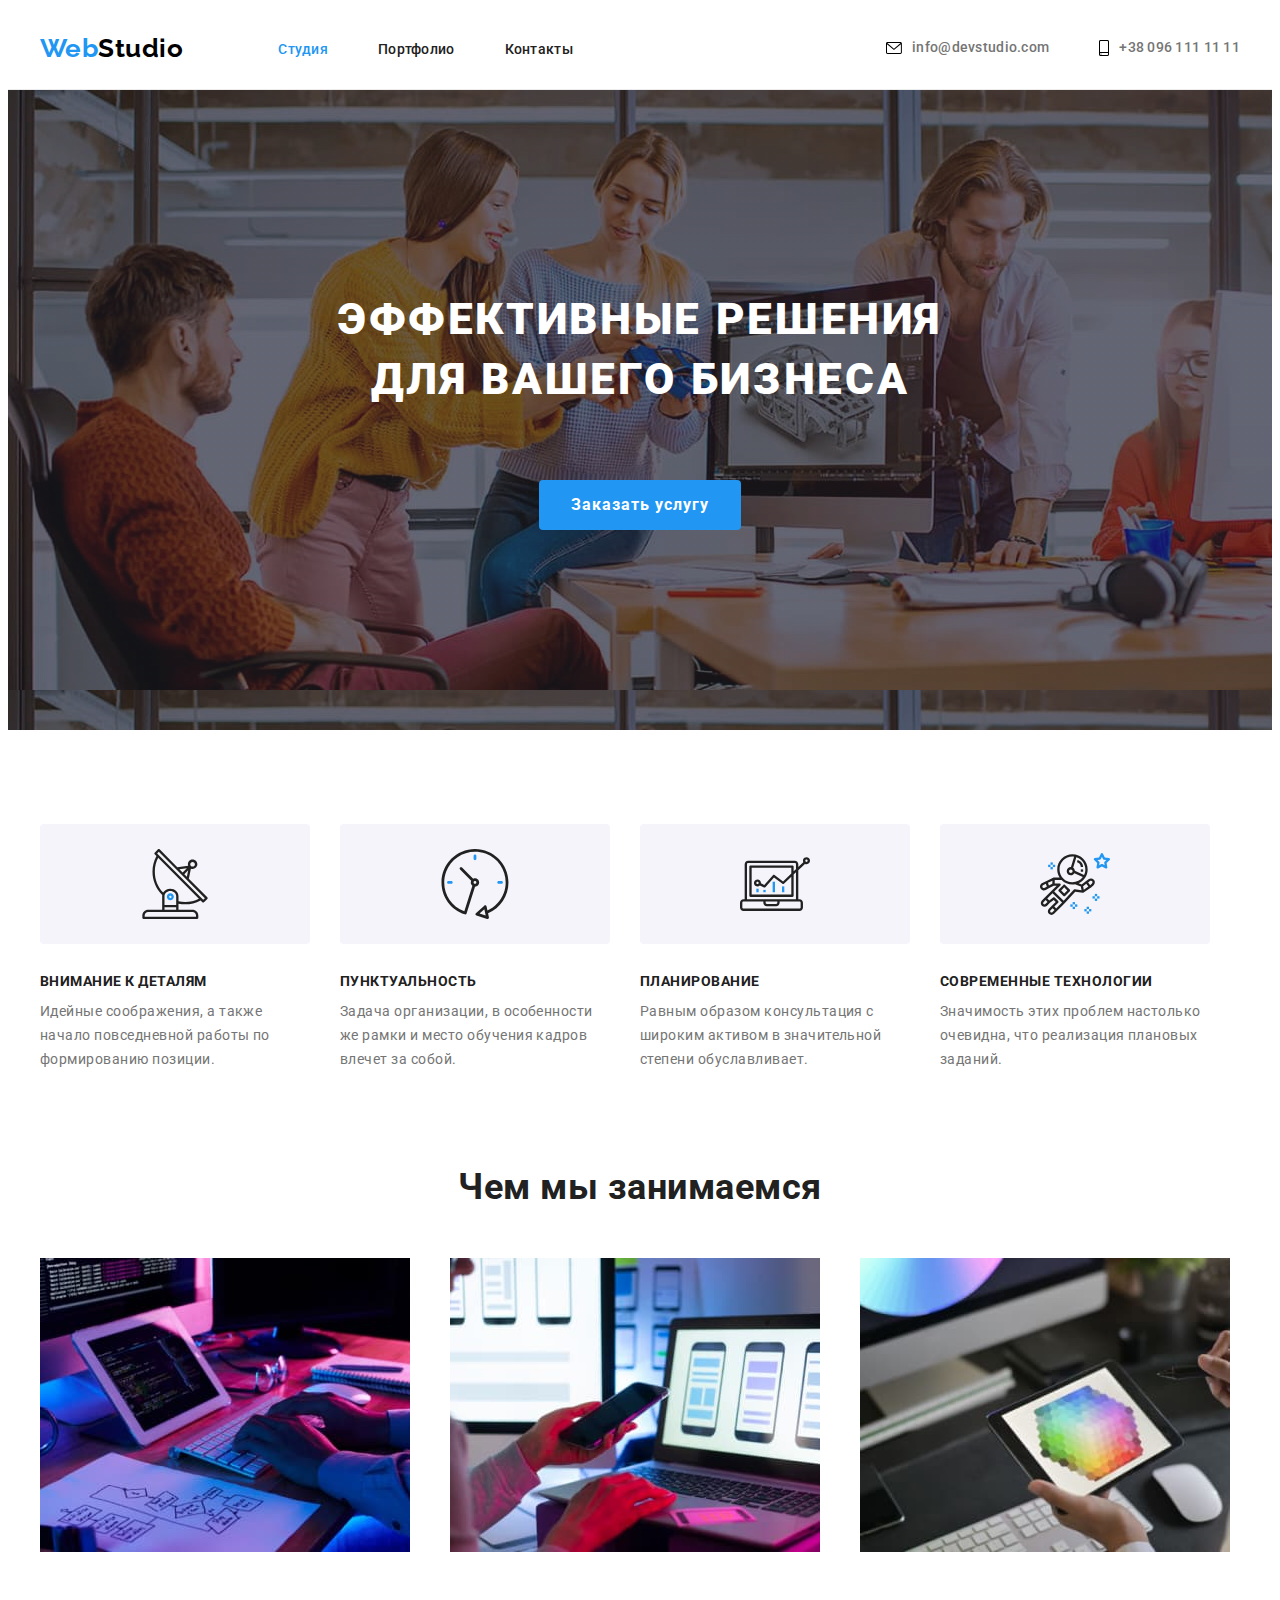
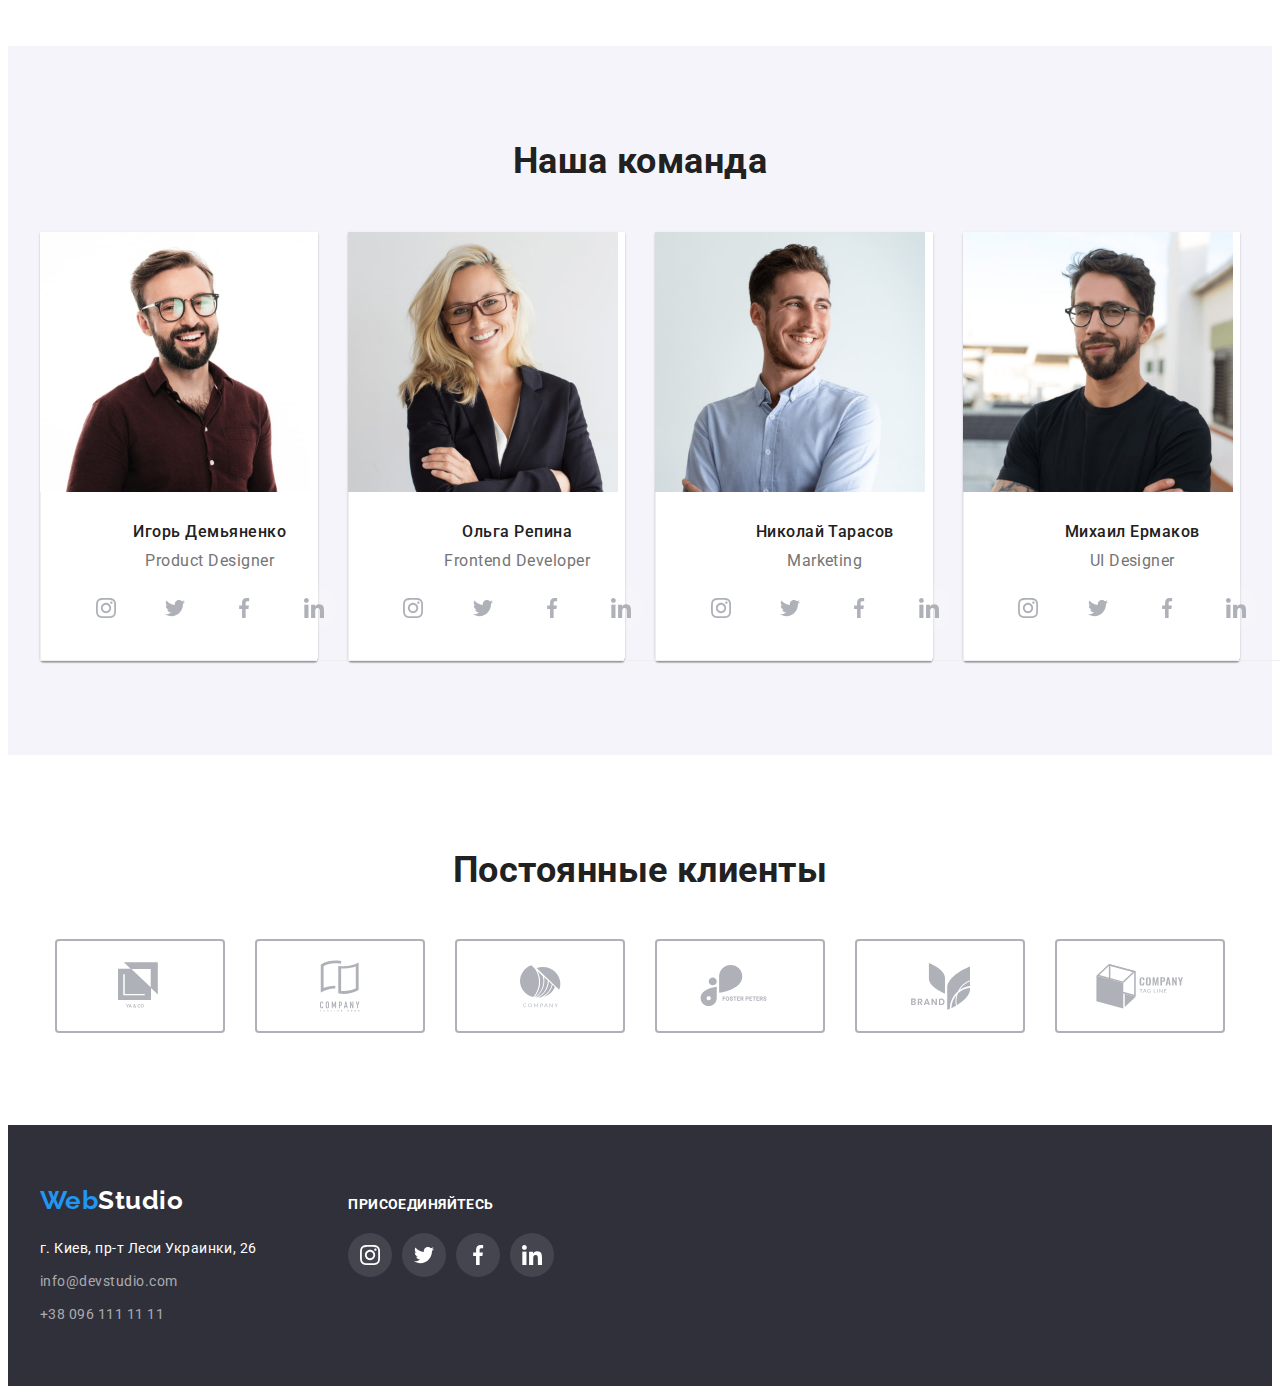
<file: index.html>
<!DOCTYPE html>
<html lang="ru">
  <head>
    <meta charset="UTF-8" />
    <meta http-equiv="X-UA-Compatible" content="IE=edge" />
    <meta name="viewport" content="width=device-width, initial-scale=1.0" />
    <title>Студия</title>
    <link
      rel="stylesheet"
      href="https://cdnjs.cloudflare.com/ajax/libs/modern-normalize/1.0.0/modern-normalize.min.css"
      integrity="sha512-ISS7cAi1PEhQ8jnbJpJZMd29NlhNj4AWYyLOSp2CE/CsHxTCu+r+t0D2yoJudVrd0/8fTVPUVDzY5Tvli75u/g=="
      crossorigin="anonymous"
    />
    <link rel="preconnect" href="https://fonts.gstatic.com" />
    <link
      href="https://fonts.googleapis.com/css2?family=Raleway:wght@700&family=Roboto:wght@400;500;700;900&display=swap"
      rel="stylesheet"
    />
    <link rel="stylesheet" href="./css/styles.css" />
  </head>
  <body>
    <!-- HEADER -->
    <header class="header">
      <div class="container">
        <nav class="navigation">
          <a href="./" lang="en" class="logo logo-dark link-nonstyle">
            <span class="logo-decor">Web</span>Studio
          </a>
          <ul class="list-nonstyle navigation-list">
            <li class="navigation-item">
              <a href="./" class="navigation-link link-nonstyle active-link"
                >Студия
              </a>
            </li>
            <li class="navigation-item">
              <a href="./portfolio.html" class="navigation-link link-nonstyle"
                >Портфолио
              </a>
            </li>
            <li class="navigation-item">
              <a href="" class="navigation-link link-nonstyle">Контакты</a>
            </li>
          </ul>
        </nav>
        <ul class="list-nonstyle navigation-list contact">
          <li class="contact-item">
            <a
              href="mailto:info@devstudio.com"
              class="contact-header link-nonstyle"
            >
              <svg class="icon-mail">
                <use href="./images/icons.svg#envelope"></use>
              </svg>
              info@devstudio.com
            </a>
          </li>
          <li>
            <a href="tel:+380961111111" class="contact-header link-nonstyle">
              <svg class="icon-tell">
                <use href="./images/icons.svg#smartphone"></use>
              </svg>
              +38 096 111 11 11
            </a>
          </li>
        </ul>
      </div>
    </header>

    <main class="page">
      <!-- HERO -->
      <section class="hero section-hero">
        <div class="container">
          <h1 class="hero-title">Эффективные решения для вашего бизнеса</h1>
          <button type="button" class="btn-hero">Заказать услугу</button>
        </div>
      </section>

      <!--ADVANTAGE SECTION-->
      <section class="section-advantage">
        <div class="container">
          <h2 class="visually-hidden">Преимущества</h2>
          <ul class="list-nonstyle advantage-list">
            <li class="advantage-item">
              <div class="element">
                <svg class="advantage-icon" width="70px" height="70px">
                  <use href="./images/icons.svg#antenna"></use>
                </svg>
              </div>
              <h3 class="advantage-title">Внимание к деталям</h3>
              <p class="advantage-rubric">
                Идейные соображения, а также начало повседневной работы по
                формированию позиции.
              </p>
            </li>
            <li class="advantage-item">
              <div class="element">
                <svg class="advantage-icon" width="70px" height="70px">
                  <use href="./images/icons.svg#clock"></use>
                </svg>
              </div>
              <h3 class="advantage-title">Пунктуальность</h3>
              <p class="advantage-rubric">
                Задача организации, в особенности же рамки и место обучения
                кадров влечет за собой.
              </p>
            </li>
            <li class="advantage-item">
              <div class="element">
                <svg class="advantage-icon" width="70px" height="70px">
                  <use href="./images/icons.svg#diagram"></use>
                </svg>
              </div>
              <h3 class="advantage-title">Планирование</h3>
              <p class="advantage-rubric">
                Равным образом консультация с широким активом в значительной
                степени обуславливает.
              </p>
            </li>
            <li class="advantage-item">
              <div class="element">
                <svg class="advantage-icon" width="70px" height="70px">
                  <use href="./images/icons.svg#astronaut"></use>
                </svg>
              </div>
              <h3 class="advantage-title">Современные технологии</h3>
              <p class="advantage-rubric">
                Значимость этих проблем настолько очевидна, что реализация
                плановых заданий.
              </p>
            </li>
          </ul>
        </div>
      </section>
      <!-- END ADVANTAGE SECTION-->

      <!--PASSION SECTION-->
      <section class="section">
        <div class="container">
          <h3 class="sections-title">Чем мы занимаемся</h3>
          <ul class="list-nonstyle passion-list">
            <li class="passion-item">
              <img
                src="./images/markup.jpg"
                alt="выполняет работу за клавиатурой"
                width="370"
              />
            </li>
            <li class="passion-item">
              <img
                src="./images/design.jpg"
                alt="Просматривают макеты на телефоне"
                width="370"
              />
            </li>
            <li class="passion-item">
              <img
                src="./images/palette.jpg"
                alt="цветовой спектр в виде сот на планшете"
                width="370"
              />
            </li>
          </ul>
        </div>
      </section>
      <!--END PASSION SECTION-->

      <!--TEAM-->
      <section class="team section-team">
        <div class="container">
          <h2 class="team-title sections-title">Наша команда</h2>
          <ul class="list-nonstyle team-list">
            <li class="team-item">
              <img
                src="./images/igor.jpg"
                alt="Игорь Демьяненко"
                width="270"
                height="260"
              />
              <div class="team-inner">
                <h3 class="team-name">Игорь Демьяненко</h3>
                <p lang="en" class="team-function">Product Designer</p>
                <!--ссылки на социальные сети -->
                <ul class="social-list list-nonstyle">
                  <li>
                    <a href="" class="social-link link-nonstyle">
                      <svg class="team-icon" width="20px" height="20px">
                        <use href="./images/icons.svg#instagram"></use>
                      </svg>
                    </a>
                  </li>
                  <li>
                    <a href="" class="social-link link-nonstyle">
                      <svg class="team-icon" width="20px" height="20px">
                        <use href="./images/icons.svg#twitter"></use>
                      </svg>
                    </a>
                  </li>
                  <li>
                    <a href="" class="social-link link-nonstyle">
                      <svg class="team-icon" width="20px" height="20px">
                        <use href="./images/icons.svg#facebook"></use>
                      </svg>
                    </a>
                  </li>
                  <li>
                    <a href="" class="social-link link-nonstyle">
                      <svg class="team-icon" width="20px" height="20px">
                        <use href="./images/icons.svg#linkedin"></use>
                      </svg>
                    </a>
                  </li>
                </ul>
              </div>
            </li>
            <li class="team-item">
              <img
                src="./images/olga.jpg"
                alt="Ольга Репина"
                width="270"
                height="260"
              />
              <div class="team-inner">
                <h3 class="team-name">Ольга Репина</h3>
                <p lang="en" class="team-function">Frontend Developer</p>
                <!--ссылки на социальные сети -->
                <ul class="social-list list-nonstyle">
                  <li>
                    <a href="" class="social-link link-nonstyle">
                      <svg class="team-icon" width="20px" height="20px">
                        <use href="./images/icons.svg#instagram"></use>
                      </svg>
                    </a>
                  </li>
                  <li>
                    <a href="" class="social-link link-nonstyle">
                      <svg class="team-icon" width="20px" height="20px">
                        <use href="./images/icons.svg#twitter"></use>
                      </svg>
                    </a>
                  </li>
                  <li>
                    <a href="" class="social-link link-nonstyle">
                      <svg class="team-icon" width="20px" height="20px">
                        <use href="./images/icons.svg#facebook"></use>
                      </svg>
                    </a>
                  </li>
                  <li>
                    <a href="" class="social-link link-nonstyle">
                      <svg class="team-icon" width="20px" height="20px">
                        <use href="./images/icons.svg#linkedin"></use>
                      </svg>
                    </a>
                  </li>
                </ul>
              </div>
            </li>
            <li class="team-item">
              <img
                src="./images/nikolay.jpg"
                alt="Николай Тарасов"
                width="270"
                height="260"
              />
              <div class="team-inner">
                <h3 class="team-name">Николай Тарасов</h3>
                <p lang="en" class="team-function">Marketing</p>
                <!--ссылки на социальные сети -->
                <ul class="social-list list-nonstyle">
                  <li>
                    <a href="" class="social-link link-nonstyle">
                      <svg class="team-icon" width="20px" height="20px">
                        <use href="./images/icons.svg#instagram"></use>
                      </svg>
                    </a>
                  </li>
                  <li>
                    <a href="" class="social-link link-nonstyle">
                      <svg class="team-icon" width="20px" height="20px">
                        <use href="./images/icons.svg#twitter"></use>
                      </svg>
                    </a>
                  </li>
                  <li>
                    <a href="" class="social-link link-nonstyle">
                      <svg class="team-icon" width="20px" height="20px">
                        <use href="./images/icons.svg#facebook"></use>
                      </svg>
                    </a>
                  </li>
                  <li>
                    <a href="" class="social-link link-nonstyle">
                      <svg class="team-icon" width="20px" height="20px">
                        <use href="./images/icons.svg#linkedin"></use>
                      </svg>
                    </a>
                  </li>
                </ul>
              </div>
            </li>
            <li class="team-item">
              <img
                src="./images/mikhail.jpg"
                alt="Михаил Ермаков"
                width="270"
                height="260"
              />
              <div class="team-inner">
                <h3 class="team-name">Михаил Ермаков</h3>
                <p lang="en" class="team-function">UI Designer</p>
                <!--ссылки на социальные сети -->
                <ul class="social-list list-nonstyle">
                  <li>
                    <a href="" class="social-link link-nonstyle">
                      <svg class="team-icon" width="20px" height="20px">
                        <use href="./images/icons.svg#instagram"></use>
                      </svg>
                    </a>
                  </li>
                  <li>
                    <a href="" class="social-link link-nonstyle">
                      <svg class="team-icon" width="20px" height="20px">
                        <use href="./images/icons.svg#twitter"></use>
                      </svg>
                    </a>
                  </li>
                  <li>
                    <a href="" class="social-link link-nonstyle">
                      <svg class="team-icon" width="20px" height="20px">
                        <use href="./images/icons.svg#facebook"></use>
                      </svg>
                    </a>
                  </li>
                  <li>
                    <a href="" class="social-link link-nonstyle">
                      <svg class="team-icon" width="20px" height="20px">
                        <use href="./images/icons.svg#linkedin"></use>
                      </svg>
                    </a>
                  </li>
                </ul>
              </div>
            </li>
          </ul>
        </div>
      </section>
      <!--END TEAM-->

      <!-- CLIENTS SECTION подготовил для всавок иконок -->
      <section class="section">
        <div class="container">
          <h2 class="sections-title">Постоянные клиенты</h2>
          <ul class="clients-list list-nonstyle">
            <li class="clients-item">
              <a href="" class="clients-link link-nonstyle">
                <svg class="client-icon" width="44px" height="49px">
                  <use href="./images/icons.svg#client_1"></use>
                </svg>
              </a>
            </li>
            <li class="clients-item">
              <a href="" class="clients-link link-nonstyle">
                <svg class="client-icon" width="40px" height="52px">
                  <use href="./images/icons.svg#client_2"></use>
                </svg>
              </a>
            </li>
            <li class="clients-item">
              <a href="" class="clients-link link-nonstyle">
                <svg class="client-icon" width="41px" height="43px">
                  <use href="./images/icons.svg#client_3"></use>
                </svg>
              </a>
            </li>
            <li class="clients-item">
              <a href="" class="clients-link link-nonstyle">
                <svg class="client-icon" width="80px" height="42px">
                  <use href="./images/icons.svg#client_4"></use>
                </svg>
              </a>
            </li>
            <li class="clients-item">
              <a href="" class="clients-link link-nonstyle">
                <svg class="client-icon" width="59px" height="47px">
                  <use href="./images/icons.svg#client_5"></use>
                </svg>
              </a>
            </li>
            <li class="clients-item">
              <a href="" class="clients-link link-nonstyle">
                <svg class="client-icon" width="88px" height="45px">
                  <use href="./images/icons.svg#client_6"></use>
                </svg>
              </a>
            </li>
          </ul>
        </div>
      </section>
      <!-- END CLIENTS SECTION -->
    </main>

    <footer class="footer section-footer">
      <div class="container footer-container">
        <address class="address">
          <a
            href="./"
            lang="en"
            class="logo footer-logo logo-light link-nonstyle"
          >
            <span class="logo-decor">Web</span>Studio</a
          >
          <!-- адрес и контакты -->
          <ul class="list-nonstyle footer-list">
            <li class="footer-item">
              <p class="footer-address">г. Киев, пр-т Леси Украинки, 26</p>
            </li>
            <li class="footer-item">
              <a
                href="mailto:info@devstudio.com"
                class="footer-link link-nonstyle"
                >info@devstudio.com</a
              >
            </li>
            <li class="footer-item">
              <a href="tel:+380961111111" class="footer-link link-nonstyle">
                +38 096 111 11 11</a
              >
            </li>
          </ul>
        </address>
        <div class="nav-footer-social">
          <!--ссылки на социальные сети -->
          <h2 class="social-title">Присоединяйтесь</h2>
          <ul class="footer-social-list list-nonstyle">
            <li class="footer-social-item">
              <a href="" class="social-link link-nonstyle">
                <svg class="footer-icon" width="20px" height="20px">
                  <use href="./images/icons.svg#instagram"></use>
                </svg>
              </a>
            </li>
            <li class="footer-social-item">
              <a href="" class="social-link link-nonstyle">
                <svg class="footer-icon" width="20px" height="20px">
                  <use href="./images/icons.svg#twitter"></use>
                </svg>
              </a>
            </li>
            <li class="footer-social-item">
              <a href="" class="social-link link-nonstyle">
                <svg class="footer-icon" width="20px" height="20px">
                  <use href="./images/icons.svg#facebook"></use>
                </svg>
              </a>
            </li>
            <li class="footer-social-item">
              <a href="" class="social-link link-nonstyle">
                <svg class="footer-icon" width="20px" height="20px">
                  <use href="./images/icons.svg#linkedin"></use>
                </svg>
              </a>
            </li>
          </ul>
        </div>
      </div>
    </footer>
  </body>
</html>
</file>
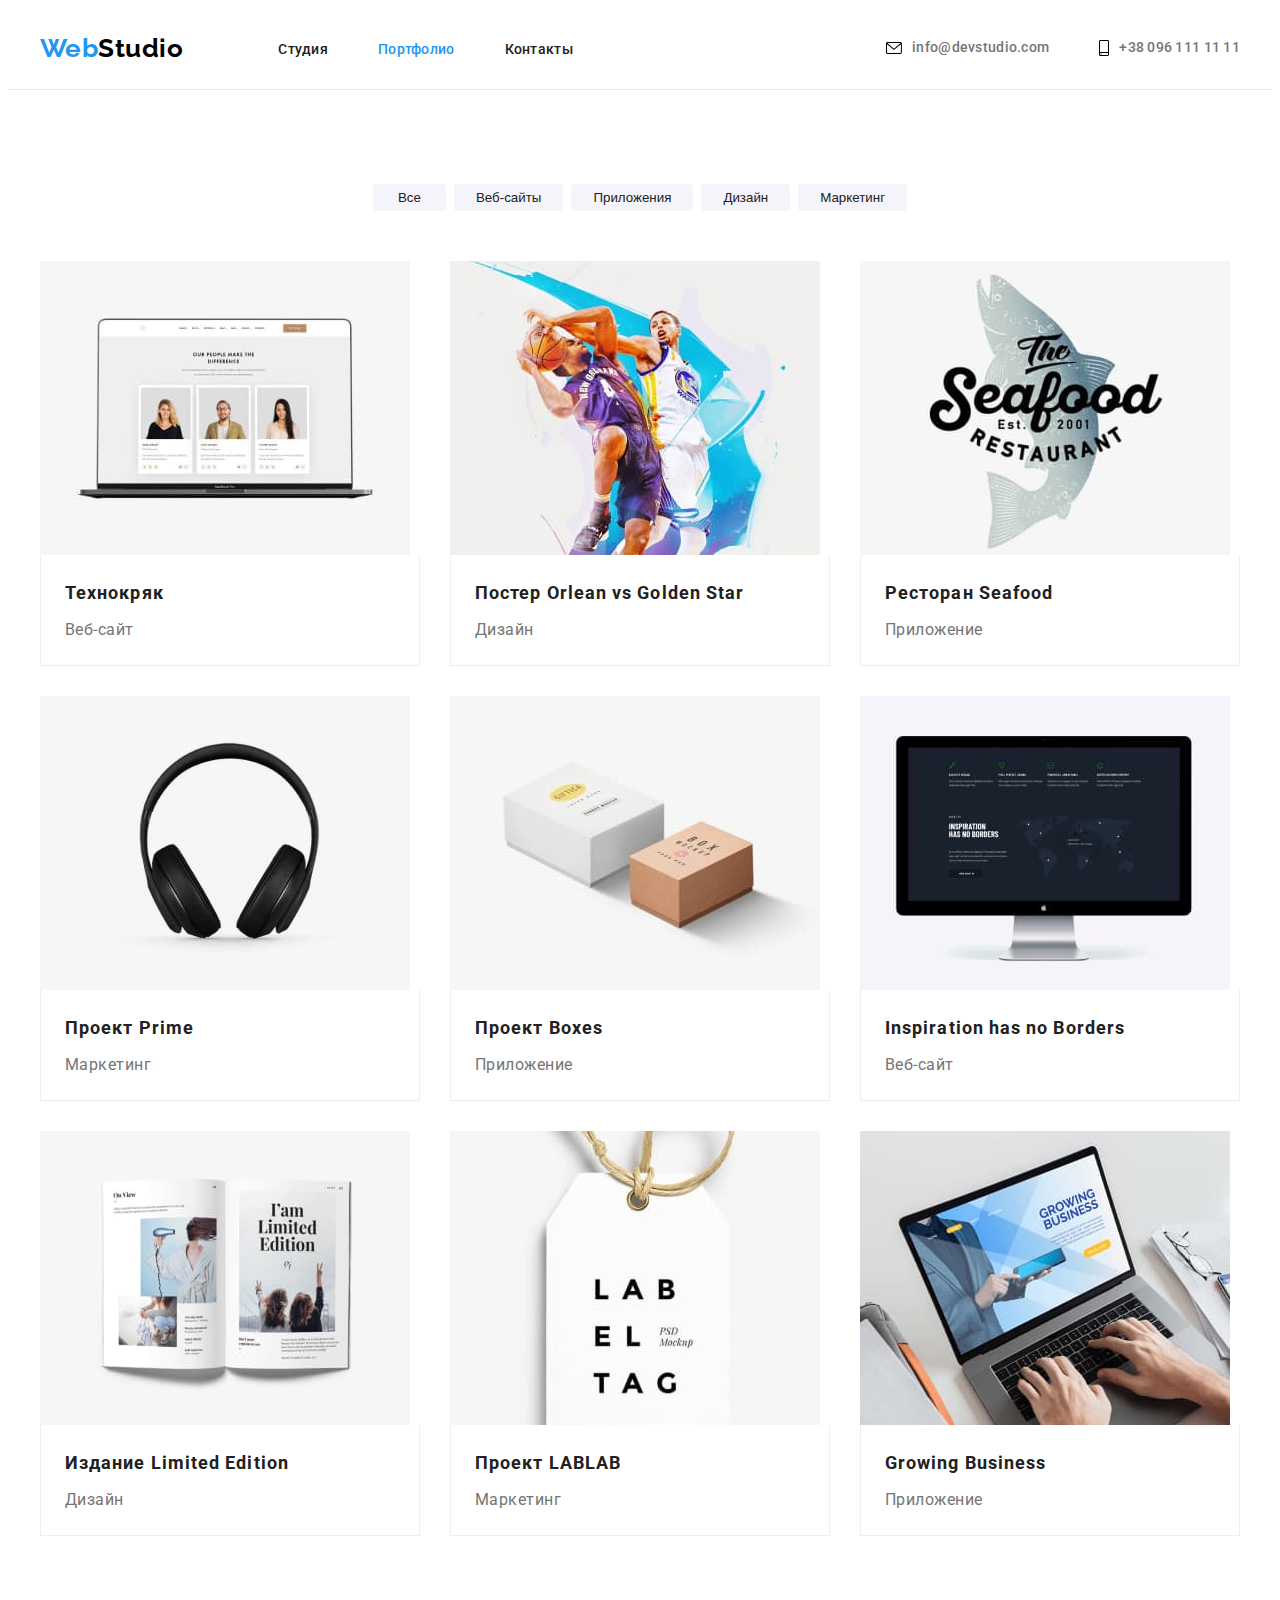
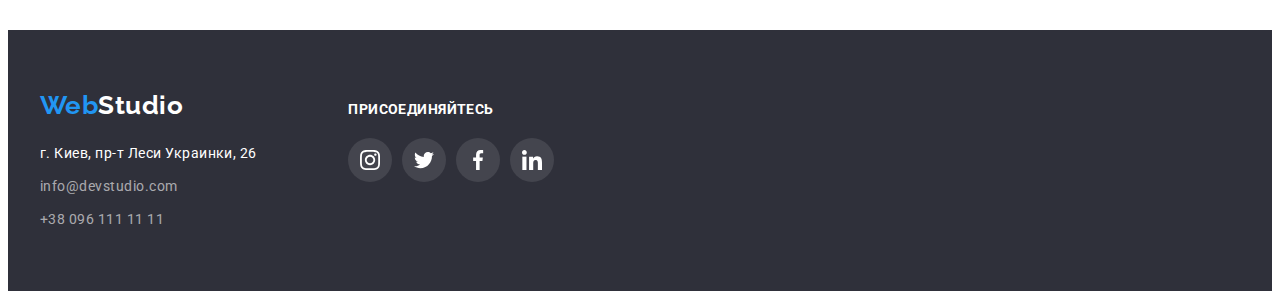
<file: portfolio.html>
<!DOCTYPE html>
<html lang="ru">
  <head>
    <meta charset="UTF-8" />
    <meta http-equiv="X-UA-Compatible" content="IE=edge" />
    <meta name="viewport" content="width=device-width, initial-scale=1.0" />
    <title>Портфолио</title>
    <link
      rel="stylesheet"
      href="https://cdnjs.cloudflare.com/ajax/libs/modern-normalize/1.0.0/modern-normalize.min.css"
      integrity="sha512-ISS7cAi1PEhQ8jnbJpJZMd29NlhNj4AWYyLOSp2CE/CsHxTCu+r+t0D2yoJudVrd0/8fTVPUVDzY5Tvli75u/g=="
      crossorigin="anonymous"
    />
    <link rel="preconnect" href="https://fonts.gstatic.com" />
    <link
      href="https://fonts.googleapis.com/css2?family=Raleway:wght@700&family=Roboto:wght@400;500;700;900&display=swap"
      rel="stylesheet"
    />
    <link rel="stylesheet" href="./css/styles.css" />
  </head>
  <body>
    <!-- HEADER -->
    <header class="header">
      <div class="container">
        <nav class="navigation">
          <a href="./" lang="en" class="logo logo-dark link-nonstyle">
            <span class="logo-decor">Web</span>Studio
          </a>
          <ul class="list-nonstyle navigation-list">
            <li class="navigation-item">
              <a href="./index.html" class="navigation-link link-nonstyle"
                >Студия
              </a>
            </li>
            <li class="navigation-item">
              <a href="#" class="navigation-link link-nonstyle active-link"
                >Портфолио</a
              >
            </li>
            <li class="navigation-item">
              <a href="" class="navigation-link link-nonstyle">Контакты</a>
            </li>
          </ul>
        </nav>
        <ul class="list-nonstyle navigation-list contact">
          <li class="contact-item">
            <a
              href="mailto:info@devstudio.com"
              class="contact-header link-nonstyle"
            >
              <svg class="icon-mail">
                <use href="./images/icons.svg#envelope"></use>
              </svg>
              info@devstudio.com
            </a>
          </li>
          <li>
            <a href="tel:+380961111111" class="contact-header link-nonstyle">
              <svg class="icon-tell">
                <use href="./images/icons.svg#smartphone"></use>
              </svg>
              +38 096 111 11 11
            </a>
          </li>
        </ul>
      </div>
    </header>

    <main class="page">
      <!--PORTFOLIO-->
      <section class="portfolio section">
        <!-- Скрытый заголовок -->
        <div class="container">
          <h2 class="visually-hidden">Портфолио и фильтр работ</h2>
          <!-- фильтр -->
          <ul class="list-nonstyle choose-list">
            <li class="choose-item">
              <button type="button" class="btn-choose">Все</button>
            </li>
            <li class="choose-item">
              <button type="button" class="btn-choose">Веб-сайты</button>
            </li>
            <li class="choose-item">
              <button type="button" class="btn-choose">Приложения</button>
            </li>
            <li class="choose-item">
              <button type="button" class="btn-choose">Дизайн</button>
            </li>
            <li class="choose-item">
              <button type="button" class="btn-choose">Маркетинг</button>
            </li>
          </ul>
          <!-- коллекция -->
          <ul class="list-nonstyle portfolio-list">
            <li class="portfolio-item">
              <a class="link-nonstyle portfolio-link" href=""
                ><img
                  src="./images/portfolio/website/tekhnokryak.jpg"
                  alt="открытый ноутбук с изображениями людей"
                  width="370"
                  height="294"
                />
                <div class="portfolio-inner">
                  <h3 class="portfolio-title">Технокряк</h3>
                  <p class="portfolio-rubric">Веб-сайт</p>
                </div>
              </a>
            </li>
            <li class="portfolio-item">
              <a class="link-nonstyle portfolio-link" href=""
                ><img
                  src="./images/portfolio/design/poster.jpg"
                  alt="играют в баскетбол"
                  width="370"
                  height="294"
                />
                <div class="portfolio-inner">
                  <h3 class="portfolio-title">
                    Постер <span lang="en">Orlean vs Golden Star</span>
                  </h3>
                  <p class="portfolio-rubric">Дизайн</p>
                </div>
              </a>
            </li>
            <li class="portfolio-item">
              <a class="link-nonstyle portfolio-link" href=""
                ><img
                  src="./images/portfolio/soft/restoran.jpg"
                  alt="ресторан с кухней из морепродуктов"
                  width="370"
                  height="294"
                />
                <div class="portfolio-inner">
                  <h3 class="portfolio-title">
                    Ресторан <span lang="en">Seafood</span>
                  </h3>
                  <p class="portfolio-rubric">Приложение</p>
                </div>
              </a>
            </li>
            <li class="portfolio-item">
              <a class="link-nonstyle portfolio-link" href=""
                ><img
                  src="./images/portfolio/marcketing/prime.jpg"
                  alt="наушники"
                  width="370"
                  height="294"
                />
                <div class="portfolio-inner">
                  <h3 class="portfolio-title">
                    Проект <span lang="en">Prime</span>
                  </h3>
                  <p class="portfolio-rubric">Маркетинг</p>
                </div>
              </a>
            </li>
            <li class="portfolio-item">
              <a class="link-nonstyle portfolio-link" href=""
                ><img
                  src="./images/portfolio/soft/boxes.jpg"
                  alt="коробки с логатипами"
                  width="370"
                  height="294"
                />
                <div class="portfolio-inner">
                  <h3 class="portfolio-title">
                    Проект <span lang="en">Boxes</span>
                  </h3>
                  <p class="portfolio-rubric">Приложение</p>
                </div>
              </a>
            </li>
            <li class="portfolio-item">
              <a class="link-nonstyle portfolio-link" href=""
                ><img
                  src="./images/portfolio/website/borders.jpg"
                  alt="монитор с сайтом"
                  width="370"
                  height="294"
                />
                <div class="portfolio-inner">
                  <h3 lang="en" class="portfolio-title">
                    Inspiration has no Borders
                  </h3>
                  <p class="portfolio-rubric">Веб-сайт</p>
                </div>
              </a>
            </li>
            <li class="portfolio-item">
              <a class="link-nonstyle portfolio-link" href=""
                ><img
                  src="./images/portfolio/design/izdanie.jpg"
                  alt="открытая книга"
                  width="370"
                  height="294"
                />
                <div class="portfolio-inner">
                  <h3 class="portfolio-title">
                    Издание <span lang="en">Limited Edition</span>
                  </h3>
                  <p class="portfolio-rubric">Дизайн</p>
                </div>
              </a>
            </li>
            <li class="portfolio-item">
              <a class="link-nonstyle portfolio-link" href=""
                ><img
                  src="./images/portfolio/marcketing/lab.jpg"
                  alt="ярлык от вещи"
                  width="370"
                  height="294"
                />
                <div class="portfolio-inner">
                  <h3 class="portfolio-title">
                    Проект <span lang="en">LAB</span>LAB
                  </h3>
                  <p class="portfolio-rubric">Маркетинг</p>
                </div>
              </a>
            </li>
            <li class="portfolio-item">
              <a class="link-nonstyle portfolio-link" href=""
                ><img
                  src="./images/portfolio/soft/growbis.jpg"
                  alt="набирают на ноутбуке"
                  width="370"
                  height="294"
                />
                <div class="portfolio-inner">
                  <h3 lang="en" class="portfolio-title">Growing Business</h3>
                  <p class="portfolio-rubric">Приложение</p>
                </div>
              </a>
            </li>
          </ul>
        </div>
      </section>
    </main>
    <!--FOOTER-->
    <footer class="footer section-footer">
      <div class="container footer-container">
        <address class="address">
          <a
            href="./"
            lang="en"
            class="logo footer-logo logo-light link-nonstyle"
          >
            <span class="logo-decor">Web</span>Studio</a
          >
          <!-- адрес и контакты -->
          <ul class="list-nonstyle footer-list">
            <li class="footer-item">
              <p class="footer-address">г. Киев, пр-т Леси Украинки, 26</p>
            </li>
            <li class="footer-item">
              <a
                href="mailto:info@devstudio.com"
                class="footer-link link-nonstyle"
                >info@devstudio.com</a
              >
            </li>
            <li class="footer-item">
              <a href="tel:+380961111111" class="footer-link link-nonstyle">
                +38 096 111 11 11</a
              >
            </li>
          </ul>
        </address>
        <div class="nav-footer-social">
          <!--ссылки на социальные сети -->
          <h2 class="social-title">Присоединяйтесь</h2>
          <ul class="footer-social-list list-nonstyle">
            <li class="footer-social-item">
              <a href="" class="social-link link-nonstyle">
                <svg class="footer-icon" width="20px" height="20px">
                  <use href="./images/icons.svg#instagram"></use>
                </svg>
              </a>
            </li>
            <li class="footer-social-item">
              <a href="" class="social-link link-nonstyle">
                <svg class="footer-icon" width="20px" height="20px">
                  <use href="./images/icons.svg#twitter"></use>
                </svg>
              </a>
            </li>
            <li class="footer-social-item">
              <a href="" class="social-link link-nonstyle">
                <svg class="footer-icon" width="20px" height="20px">
                  <use href="./images/icons.svg#facebook"></use>
                </svg>
              </a>
            </li>
            <li class="footer-social-item">
              <a href="" class="social-link link-nonstyle">
                <svg class="footer-icon" width="20px" height="20px">
                  <use href="./images/icons.svg#linkedin"></use>
                </svg>
              </a>
            </li>
          </ul>
        </div>
      </div>
    </footer>
  </body>
</html>
</file>
<file: css/styles.css>
/* Белый цвет - #ffffff */
/* Черный цвет - #000000 */
/* Основной акцент - #2196f3 */
/* Второстипенный акцент - #188ce8 */
/* Фон темный - #2f303a */
/* Светло серый - #f5f4fa */
/* Цвет текста в заголовках - #212121 */
/* Цвет основного текста - #757575 */
/* Цвет ссылок в спокойном состоянии - rgba(255, 255, 255, 0.6)*/
/* фикс ширина max-width */
/* Центрирование для секций margin */
:root {
  --white-color: #ffffff;
  --black-color: #000000;
  --accent-primary: #2196f3;
  --accent-secondary: #188ce8;
  --background-dark: #2f303a;
  --light-gray: #f5f4fa;
  --color-conten: #212121;
  --main-text: #757575;
  --border-color-header: #ececec;
  --border-color: #eeeeee;
  --icon-border-color: #afb1b8;
  --rgba-link: rgba(255, 255, 255, 0.6);

  --max-width: 1600px;
  --margin: 0 auto;
}

body {
  font-family: 'Roboto', sans-serif;
  font-weight: 400;
  color: var(--main-text);
  letter-spacing: 0.03em;
}
h1,
h2,
h3,
h4,
h5,
h6,
p {
  margin: 0;
}

ol,
ul {
  margin: 0;
  padding: 0;
}

img {
  display: block;
}

/* svg {
  fill: currentColor;
} */

.link-nonstyle {
  text-decoration: none;
}

.list-nonstyle {
  list-style: none;
}

/* сокрытие заноловка */
.visually-hidden {
  position: absolute !important;
  clip: rect(1px 1px 1px 1px); /* IE6, IE7 */
  clip: rect(1px, 1px, 1px, 1px);
  padding: 0 !important;
  border: 0 !important;
  height: 1px !important;
  width: 1px !important;
  overflow: hidden;
}
/* =========== COMPONENTS =========== */
.sections-title {
  color: var(--color-conten);

  font-weight: 700;
  font-size: 36px;
  line-height: 1.17;
  text-align: center;

  margin-bottom: 50px;
}

.container {
  width: 1200px;
  margin: 0 auto;
  padding-left: 15px;
  padding-right: 15px;
}

.section {
  padding-top: 94px;
  padding-bottom: 94px;

  max-width: var(--max-width);
  margin: var(--margin);
}

.section-team {
  padding-top: 94px;
  padding-bottom: 94px;

  margin: var(--margin);
}

.section-advantage {
  padding-top: 94px;

  max-width: var(--max-width);
  margin: var(--margin);
}
.section-hero {
  padding-top: 200px;
  padding-bottom: 200px;

  max-width: var(--max-width);
  margin: var(--margin);
}

.section-footer {
  padding-top: 60px;
  padding-bottom: 60px;

  margin: var(--margin);
}

/* Элемент для иконок наших приимуществ */
.element {
  display: flex;
  justify-content: center;
  align-items: center;

  border-radius: 4px;
  margin-bottom: 30px;
  background-color: var(--light-gray);

  width: 100%;
  height: 120px;
}

/* правило для оформления иконок соцсетей */
.social-link {
  display: flex;
  justify-content: center;
  align-items: center;

  width: 44px;
  height: 44px;
  border-radius: 50% 50%;

  background-color: rgba(255, 255, 255, 0.1);
}

.social-link:hover,
.social-link:focus {
  background-color: var(--accent-primary);
}

/* =========== END COMPONENTS =========== */

/* =========== HEADER ===========  */
.header {
  border-bottom: solid 1px;
  border-color: var(--border-color-header);

  max-width: var(--max-width);
  margin: var(--margin);
}

.header .container {
  display: flex;
  align-items: center;
}

.logo {
  color: var(--black-color);

  font-family: 'Raleway', sans-serif;
  font-weight: 700;
  font-size: 26px;
  line-height: 1.19;

  margin-right: 95px;
  padding-top: 25px;
  padding-bottom: 25px;
}

.logo-decor {
  color: var(--accent-primary);
}

.logo-dark {
  color: var(--black-color);
}

.logo-light {
  color: var(--white-color);
}

.navigation {
  display: flex;
  align-items: center;
}

.navigation-list {
  display: flex;
  align-items: center;
  justify-content: center;
}

.navigation-item:not(:last-child) {
  margin-right: 50px;
}

.navigation-link {
  color: var(--color-conten);

  font-weight: 500;
  font-size: 14px;
  line-height: 1.14;
  letter-spacing: 0.02em;

  padding-top: 20px;
  padding-bottom: 20px;
}

.navigation-link:hover,
.navigation-link:focus {
  color: var(--accent-primary);
}

.contact-header {
  color: var(--main-text);

  font-weight: 500;
  font-size: 14px;
  line-height: 1.14;
  letter-spacing: 0.02em;

  padding-top: 20px;
  padding-bottom: 20px;

  display: flex;
  justify-content: center;
  align-items: center;
}

.contact-header:hover,
.icon-mail:hover,
.icon-tell:hover,
.contact-header:focus,
.icon-mail:focus,
.icon-tell:focus {
  color: var(--accent-primary);
  fill: var(--accent-primary);
}

.contact-item {
  margin-right: 50px;
}

.contact {
  margin-left: auto;
}

.icon-mail {
  width: 16px;
  height: 12px;

  margin-right: 10px;
}
.icon-tell {
  width: 10px;
  height: 16px;

  margin-right: 10px;
}

.active-link {
  color: var(--accent-primary);
}

/* =========== END HEADER ===========  */

/* =========== HERO SECTION =========== */
.hero {
  background-color: var(--background-dark);
  background-image: linear-gradient(
      rgba(47, 48, 58, 0.4),
      rgba(47, 48, 58, 0.4)
    ),
    url(../images/bg-hero.jpg);
}

.hero-title {
  color: var(--white-color);
  width: 700px;
  height: 160px;
  margin: 0 auto;

  font-weight: 900;
  font-size: 44px;
  line-height: 1.36;
  letter-spacing: 0.06em;
  text-align: center;
  text-transform: uppercase;
}

.btn-hero {
  background-color: var(--accent-primary);
  color: var(--white-color);

  font-family: inherit;
  font-weight: 700;
  font-size: 16px;
  line-height: 1.88;
  letter-spacing: 0.06em;
  cursor: pointer;

  display: block;
  min-width: 200px;
  margin: 30px auto 0px;
  padding: 10px 32px;
  border-radius: 4px;
  border: transparent;
}

.btn-hero:hover,
.btn-hero:focus {
  background-color: var(--accent-secondary);
  color: var(--white-color);
}

/* =========== END HERO SECTION =========== */

/* ======== ADVANTAGE SECTION ======== */
.advantage-title {
  color: var(--color-conten);

  font-weight: 700;
  font-size: 14px;
  line-height: 1.14;
  text-transform: uppercase;

  margin-bottom: 10px;
}

.advantage-rubric {
  font-weight: 400;
  font-size: 14px;
  line-height: 1.71;
}

.advantage-list {
  display: flex;
}

.advantage-item {
  width: 270px;
}

.advantage-item:not(:last-child) {
  margin-right: 30px;
}
/* ======== END ADVANTAGE SECTION ======== */

/* ============ PASSION SECTION ============ */
.passion-list {
  display: flex;
  flex-wrap: wrap;
  margin-left: -30px;
}

.passion-item {
  margin-left: 30px;
  flex-basis: calc(100% / 3 - 30px);
}
/* ============ END PASSION SECTION ============ */

/* ======== TEAM SECTION ======== */
.team {
  background-color: var(--light-gray);
}

.team-name {
  color: var(--color-conten);

  font-weight: 500;
  font-size: 16px;
  line-height: 1.19;

  margin-bottom: 10px;
}

.team-function {
  font-size: 16px;
  line-height: 1.19;
}

.team-list {
  display: flex;
  margin-left: -30px;
}

.team-item {
  margin-left: 30px;
  flex-basis: calc(100% / 4 - 30px);

  border-bottom-left-radius: 4px;
  border-bottom-right-radius: 4px;
  box-shadow: 0px 1px 3px rgba(0, 0, 0, 0.12), 0px 1px 1px rgba(0, 0, 0, 0.14),
    0px 2px 1px rgba(0, 0, 0, 0.2);

  background-color: var(--white-color);
}

.team-inner {
  width: 100%;
  padding: 30px 30px;
  text-align: center;

  border-right: solid 1px;
  border-bottom: solid 1px;
  border-left: solid 1px;
  border-color: var(--border-color);
}

.social-list {
  display: flex;
  justify-content: space-around;

  margin-top: 16px;
}

.team-icon {
  fill: var(--icon-border-color);
}

.social-link:hover .team-icon,
.social-link:focus .team-icon {
  fill: var(--white-color);
}

/* ======== END TEAM SECTION ======== */

/* ======== CLIENTS SECTION ======== */
.clients-list {
  display: flex;
  justify-content: center;
  align-items: center;
}

.clients-item {
  display: flex;
  justify-content: center;
  align-items: center;

  width: 170px;
  height: 90px;
}

.clients-item:not(:last-child) {
  margin-right: 30px;
}

.clients-link {
  display: flex;
  justify-content: center;
  align-items: center;
  border: 2px solid var(--icon-border-color);
  border-radius: 4px;

  width: 100%;
  height: 100%;
}

.clients-link:hover {
  border: 2px solid var(--accent-primary);
}

.client-icon {
  fill: var(--icon-border-color);
}

.clients-link:hover .client-icon {
  fill: var(--accent-primary);
}
/* ======== END CLIENTS SECTION ======== */
/* ============ FOOTER ============= */

.footer {
  background-color: var(--background-dark);
}

.address {
  font-style: normal;
  font-size: 14px;
  line-height: 1.7;
}

.footer-address {
  color: var(--white-color);
}

.footer-list {
  margin-top: 20px;
}

.footer-link {
  color: var(--rgba-link);
}

.footer-item:not(:last-child) {
  margin-bottom: 9px;
}

.footer-container {
  display: flex;
  align-items: baseline;
  padding-top: 0px;
  padding-bottom: 0px;
}

.nav-footer-social {
  margin-left: 70px;
}

.social-title {
  color: var(--white-color);
  font-size: 14px;
  line-height: 1.14;
  letter-spacing: 0.03em;
  text-transform: uppercase;
}

.footer-social-list {
  display: flex;
  margin-top: 20px;
}

.footer-social-item:not(:last-child) {
  margin-right: 10px;
}

.footer-icon {
  fill: var(--white-color);
}

.social-link:hover .footer-icon,
.social-link:focus .footer-icon {
  fill: var(--white-color);
}
/* ======= PORFOLIO PAGE =============== */

/* ======= PORTFOLIO SECTION ======= */
.portfolio-title {
  color: var(--color-conten);

  font-weight: 700;
  font-size: 18px;
  line-height: 2;
  letter-spacing: 0.06em;

  margin-bottom: 4px;
}

.portfolio-rubric {
  font-size: 16px;
  line-height: 1.88;
}

.portfolio-inner {
  padding: 20px 24px;
  border-right: solid 1px;
  border-bottom: solid 1px;
  border-left: solid 1px;
  border-color: var(--border-color);
}
/* === FILTER === */
.btn-choose {
  color: var(--color-conten);
  background-color: var(--light-gray);
  cursor: pointer;

  min-width: 73px;
  padding: 6px 22px;
  border-radius: 4px;
  border: transparent;
}

.btn-choose:hover,
.btn-choose:focus {
  background-color: var(--accent-primary);
  color: var(--white-color);
  box-shadow: 0px 3px 1px rgba(0, 0, 0, 0.1), 0px 1px 2px rgba(0, 0, 0, 0.08),
    0px 2px 2px rgba(0, 0, 0, 0.12);
}

.choose-list {
  display: flex;
  justify-content: center;
  margin-bottom: 50px;
}

.choose-item:not(:last-child) {
  margin-right: 8px;
}
/* === END FILTER === */

/* ==== COLLECTION PORTFOLIO ==== */

.portfolio-list {
  display: flex;
  flex-wrap: wrap;
  margin-top: -30px;
  margin-left: -30px;
}

.portfolio-item {
  flex-basis: calc(100% / 3 - 30px);
  margin-top: 30px;
  margin-left: 30px;

  /* box-shadow: 0px 1px 1px rgba(0, 0, 0, 0.12), 0px 4px 4px rgba(0, 0, 0, 0.06),
    1px 4px 6px rgba(0, 0, 0, 0.16); */
}

.portfolio-link {
  color: var(--main-text);
}

.portfolio-item:hover {
  box-shadow: 0px 1px 1px rgba(0, 0, 0, 0.12), 0px 4px 4px rgba(0, 0, 0, 0.06),
    1px 4px 6px rgba(0, 0, 0, 0.16);
}

/* ==== END COLLECTION PORTFOLIO ==== */

/* ======= END PORFOLIO SECTION ======= */
</file>
